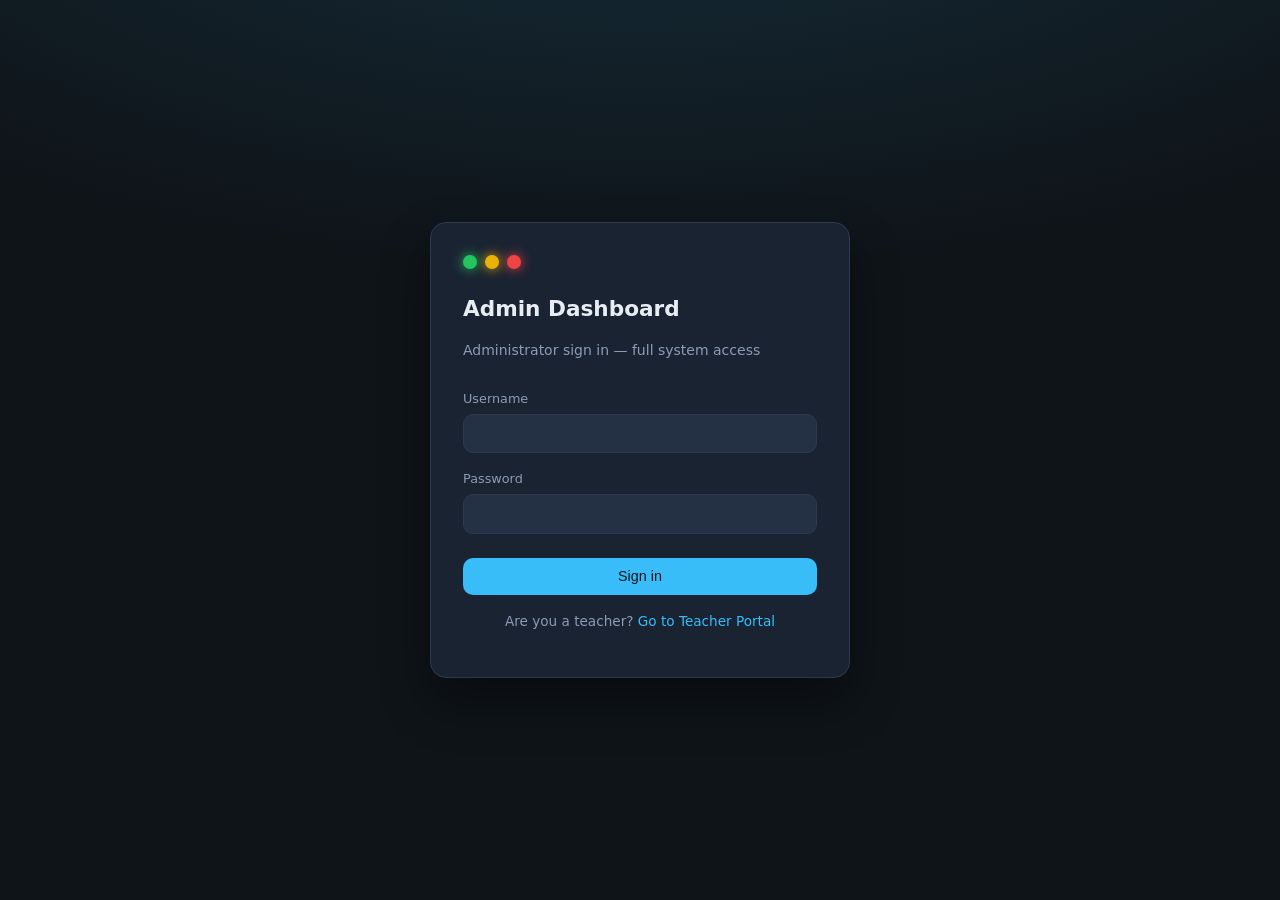
<file: capstoneweb-main/index.html>
<!DOCTYPE html>
<html lang="en">
<head>
  <meta charset="UTF-8" />
  <meta name="viewport" content="width=device-width, initial-scale=1.0, viewport-fit=cover" />
  <title>Login — Smart Classroom Noise Monitor</title>
  <link rel="stylesheet" href="css/main.css" />
</head>
<body>
  <div class="login-page">
    <div class="login-card">
      <div class="traffic-dots">
        <span class="g" title="Green"></span>
        <span class="y" title="Yellow"></span>
        <span class="r" title="Red"></span>
      </div>
      <h1>Admin Dashboard</h1>
      <p class="subtitle">Administrator sign in — full system access</p>
      <form id="login-form">
        <div class="form-group">
          <label for="username">Username</label>
          <input type="text" id="username" name="username" autocomplete="username" required />
        </div>
        <div class="form-group">
          <label for="password">Password</label>
          <input type="password" id="password" name="password" autocomplete="current-password" required />
        </div>
        <p class="error-msg" id="login-error">Invalid username or password.</p>
        <button type="submit" class="btn btn-primary">Sign in</button>
      </form>
      <p class="login-footer-link" style="margin-top:1rem">
        Are you a teacher? <a href="teacher-login.html">Go to Teacher Portal</a>
      </p>
    </div>
  </div>
  <script src="js/config.js"></script>
  <script src="js/auth.js"></script>
  <script>
    if (getSession()) window.location.href = "app.html";
    document.getElementById("login-form").addEventListener("submit", (e) => {
      e.preventDefault();
      const err = document.getElementById("login-error");
      const user = document.getElementById("username").value;
      const pass = document.getElementById("password").value;
      if (login(user, pass)) {
        window.location.href = "app.html";
      } else {
        err.classList.add("visible");
      }
    });
  </script>
</body>
</html>
</file>
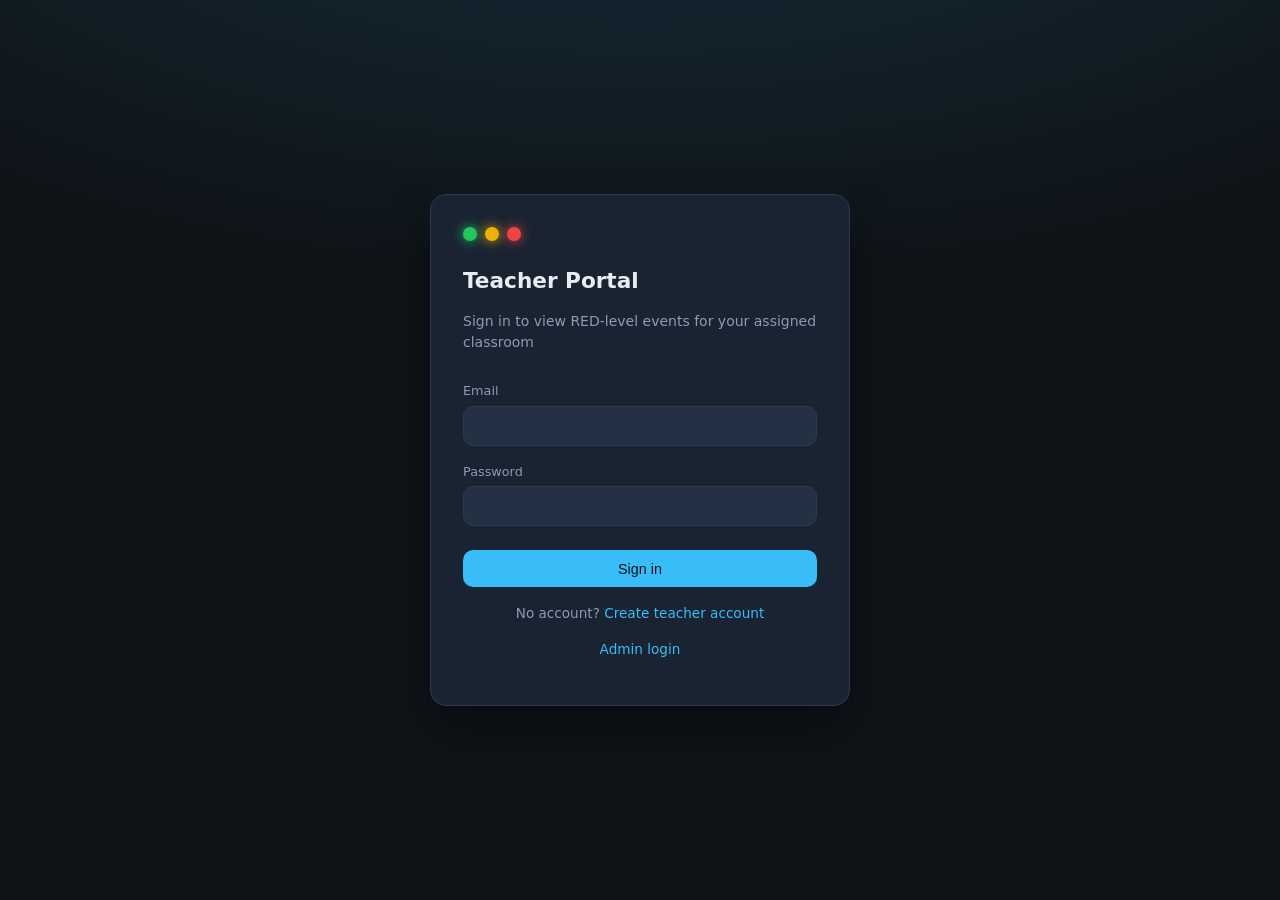
<file: capstoneweb-main/teacher-app.html>
<!DOCTYPE html>
<html lang="en">
<head>
  <meta charset="UTF-8" />
  <meta name="viewport" content="width=device-width, initial-scale=1.0, viewport-fit=cover" />
  <title>Teacher Portal — Smart Classroom Noise Monitor</title>
  <link rel="stylesheet" href="css/main.css" />
</head>
<body>
  <div class="sidebar-overlay" id="sidebar-overlay" aria-hidden="true"></div>
  <div class="app-shell">
    <aside class="sidebar sidebar-teacher" id="sidebar">
      <div class="sidebar-brand">
        <h2>Teacher Portal</h2>
        <p>Controlled classroom access</p>
      </div>
      <ul class="nav-links" id="nav-links">
        <li><a href="#dashboard" data-route="dashboard"><span>📊</span> <span>Overview</span></a></li>
        <li><a href="#events" data-route="events"><span>🔴</span> <span>RED Events</span></a></li>
        <li><a href="#schedule" data-route="schedule"><span>📅</span> <span>My Schedule</span></a></li>
        <li><a href="#audio" data-route="audio"><span>🔊</span> <span>Audio Clips</span></a></li>
        <li><a href="#policy" data-route="policy"><span>📜</span> <span>Access Policy</span></a></li>
      </ul>
      <div class="sidebar-footer">
        <div class="user-name" id="sidebar-user">—</div>
        <span class="role-badge teacher">teacher</span>
        <div class="detail" id="sidebar-rooms" style="margin-top:0.5rem"></div>
        <button type="button" class="btn btn-secondary btn-sm" style="margin-top:0.75rem;width:100%" id="btn-logout">Sign out</button>
      </div>
    </aside>
    <div class="main-content">
      <header class="topbar">
        <button type="button" class="menu-toggle" id="menu-toggle" aria-label="Open menu" aria-expanded="false" aria-controls="sidebar">
          <span class="menu-toggle-bar"></span>
          <span class="menu-toggle-bar"></span>
          <span class="menu-toggle-bar"></span>
        </button>
        <div class="topbar-titles">
          <h1 id="page-title">Overview</h1>
          <div class="keyword" id="page-keyword">Your assigned classroom</div>
        </div>
        <div class="session-timer" id="session-timer">Session: 30:00</div>
      </header>
      <main class="page-body" id="page-content"></main>
    </div>
  </div>
  <script src="js/config.js"></script>
  <script src="js/api.js"></script>
  <script src="js/data.js"></script>
  <script src="js/teacher-auth.js"></script>
  <script src="js/teacher-app.js"></script>
</body>
</html>
</file>
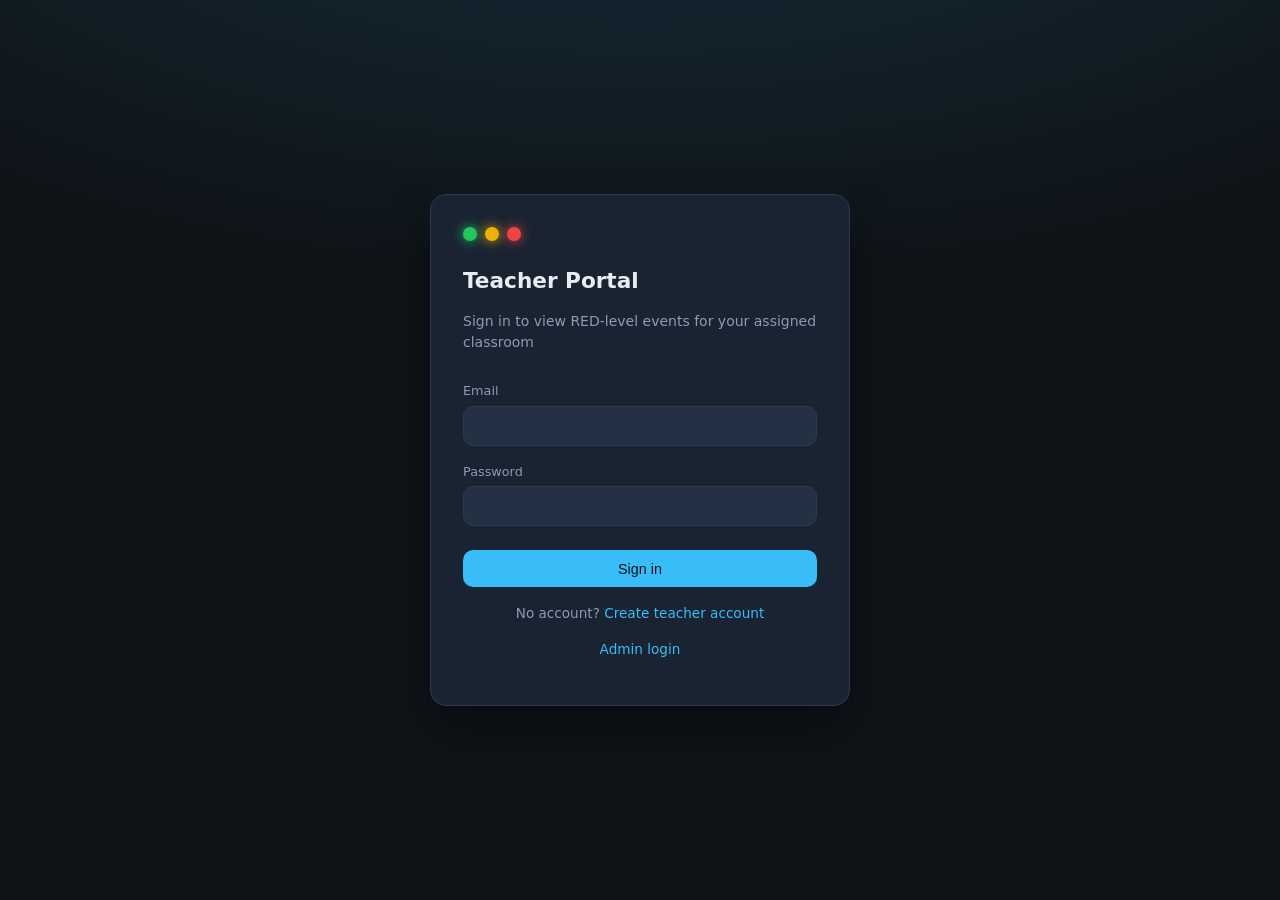
<file: capstoneweb-main/teacher-login.html>
<!DOCTYPE html>
<html lang="en">
<head>
  <meta charset="UTF-8" />
  <meta name="viewport" content="width=device-width, initial-scale=1.0, viewport-fit=cover" />
  <title>Teacher Login — Smart Classroom Noise Monitor</title>
  <link rel="stylesheet" href="css/main.css" />
</head>
<body>
  <div class="login-page">
    <div class="login-card">
      <div class="traffic-dots">
        <span class="g" title="Green"></span>
        <span class="y" title="Yellow"></span>
        <span class="r" title="Red"></span>
      </div>
      <h1>Teacher Portal</h1>
      <p class="subtitle">Sign in to view RED-level events for your assigned classroom</p>
      <form id="login-form">
        <div class="form-group">
          <label for="email">Email</label>
          <input type="email" id="email" name="email" autocomplete="username" required />
        </div>
        <div class="form-group">
          <label for="password">Password</label>
          <input type="password" id="password" name="password" autocomplete="current-password" required />
        </div>
        <p class="error-msg" id="login-error">Invalid email or password.</p>
        <button type="submit" class="btn btn-primary">Sign in</button>
      </form>
      <p class="login-footer-link">
        No account? <a href="teacher-signup.html">Create teacher account</a>
      </p>
      <p class="login-footer-link" style="margin-top:1rem">
        <a href="index.html">Admin login</a>
      </p>
    </div>
  </div>
  <script src="js/teacher-auth.js"></script>
  <script>
    if (getTeacherSession()) window.location.href = "teacher-app.html";
    document.getElementById("login-form").addEventListener("submit", (e) => {
      e.preventDefault();
      const err = document.getElementById("login-error");
      err.classList.remove("visible");
      const email = document.getElementById("email").value;
      const pass = document.getElementById("password").value;
      if (loginTeacher(email, pass)) {
        window.location.href = "teacher-app.html";
      } else {
        err.classList.add("visible");
      }
    });
  </script>
</body>
</html>
</file>
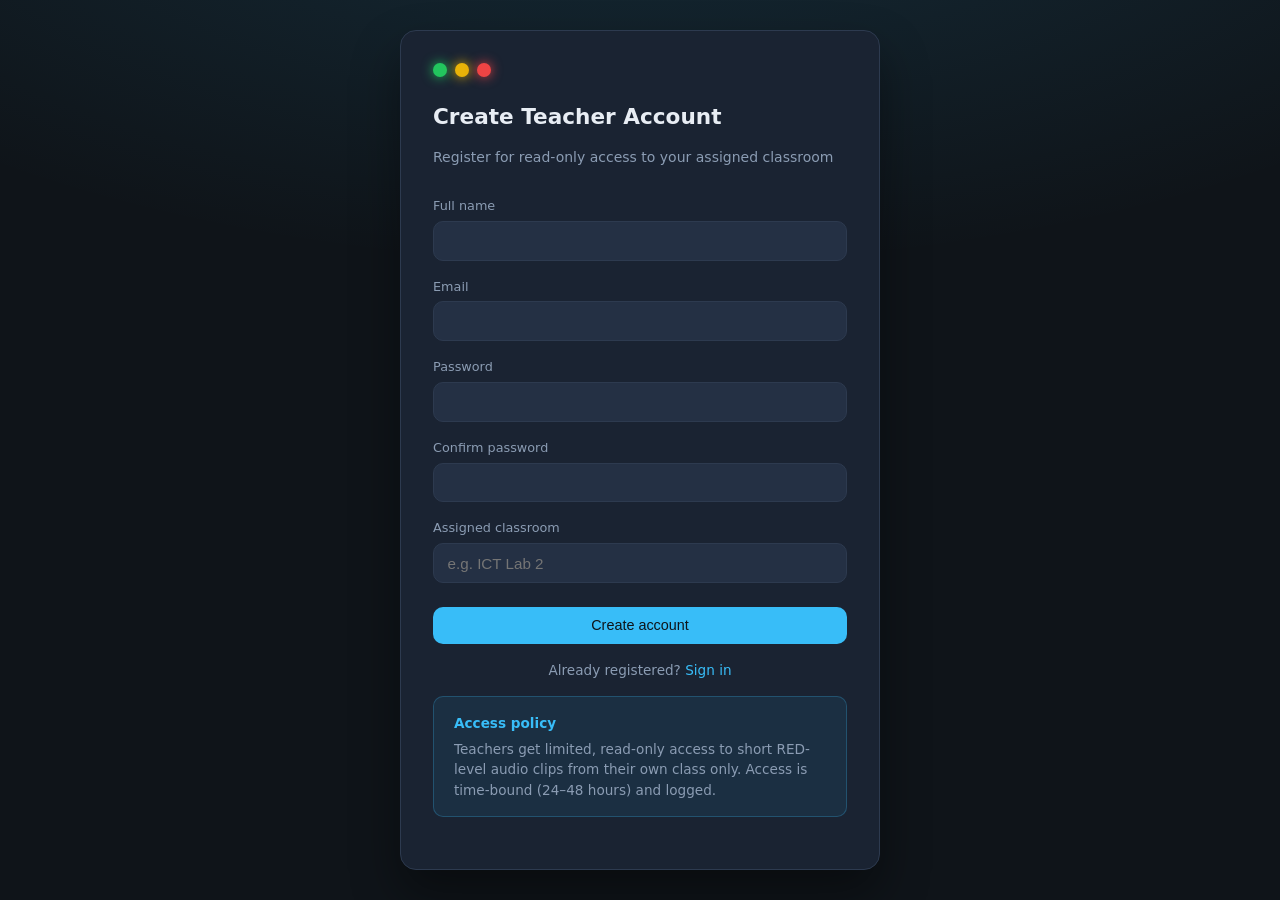
<file: capstoneweb-main/teacher-signup.html>
<!DOCTYPE html>
<html lang="en">
<head>
  <meta charset="UTF-8" />
  <meta name="viewport" content="width=device-width, initial-scale=1.0, viewport-fit=cover" />
  <title>Teacher Sign Up — Smart Classroom Noise Monitor</title>
  <link rel="stylesheet" href="css/main.css" />
</head>
<body>
  <div class="login-page">
    <div class="login-card login-card-wide">
      <div class="traffic-dots">
        <span class="g" title="Green"></span>
        <span class="y" title="Yellow"></span>
        <span class="r" title="Red"></span>
      </div>
      <h1>Create Teacher Account</h1>
      <p class="subtitle">Register for read-only access to your assigned classroom</p>
      <form id="signup-form">
        <div class="form-group">
          <label for="name">Full name</label>
          <input type="text" id="name" name="name" required />
        </div>
        <div class="form-group">
          <label for="email">Email</label>
          <input type="email" id="email" name="email" autocomplete="username" required />
        </div>
        <div class="form-group">
          <label for="password">Password</label>
          <input type="password" id="password" name="password" minlength="6" required />
        </div>
        <div class="form-group">
          <label for="confirm">Confirm password</label>
          <input type="password" id="confirm" name="confirm" minlength="6" required />
        </div>
        <div class="form-group">
          <label for="room">Assigned classroom</label>
          <input type="text" id="room" name="room" placeholder="e.g. ICT Lab 2" required />
        </div>
        <p class="error-msg" id="signup-error"></p>
        <p class="success-msg hidden" id="signup-success">Account created! Redirecting to login…</p>
        <button type="submit" class="btn btn-primary">Create account</button>
      </form>
      <p class="login-footer-link">
        Already registered? <a href="teacher-login.html">Sign in</a>
      </p>
      <div class="policy-banner compact-policy">
        <strong>Access policy</strong>
        Teachers get limited, read-only access to short RED-level audio clips from their own class only. Access is time-bound (24–48 hours) and logged.
      </div>
    </div>
  </div>
  <script src="js/teacher-auth.js"></script>
  <script>
    if (getTeacherSession()) window.location.href = "teacher-app.html";
    document.getElementById("signup-form").addEventListener("submit", (e) => {
      e.preventDefault();
      const err = document.getElementById("signup-error");
      const ok = document.getElementById("signup-success");
      err.classList.remove("visible");
      ok.classList.add("hidden");

      const password = document.getElementById("password").value;
      const confirm = document.getElementById("confirm").value;
      if (password !== confirm) {
        err.textContent = "Passwords do not match.";
        err.classList.add("visible");
        return;
      }

      const result = signupTeacher({
        name: document.getElementById("name").value,
        email: document.getElementById("email").value,
        password,
        room: document.getElementById("room").value,
      });

      if (!result.ok) {
        err.textContent = result.error;
        err.classList.add("visible");
        return;
      }

      ok.classList.remove("hidden");
      setTimeout(() => {
        window.location.href = "teacher-login.html";
      }, 1500);
    });
  </script>
</body>
</html>
</file>
<file: capstoneweb-main/css/main.css>
:root {
  --bg: #0f1419;
  --surface: #1a2332;
  --surface-2: #243044;
  --border: #2d3a4f;
  --text: #e8edf4;
  --muted: #8b9cb3;
  --green: #22c55e;
  --yellow: #eab308;
  --red: #ef4444;
  --blue: #3b82f6;
  --accent: #38bdf8;
  --radius: 10px;
  --font: "Segoe UI", system-ui, -apple-system, sans-serif;
}

*,
*::before,
*::after {
  box-sizing: border-box;
}

html {
  width: 100%;
  overflow-x: hidden;
}

body {
  margin: 0;
  font-family: var(--font);
  background: var(--bg);
  color: var(--text);
  line-height: 1.5;
  min-height: 100vh;
  width: 100%;
  overflow-x: hidden;
}

a {
  color: var(--accent);
  text-decoration: none;
}

/* Login */
.login-page {
  min-height: 100vh;
  display: flex;
  align-items: center;
  justify-content: center;
  padding: 1.5rem;
  background:
    radial-gradient(ellipse 80% 50% at 50% -20%, rgba(56, 189, 248, 0.15), transparent),
    var(--bg);
}

.login-card {
  width: 100%;
  max-width: 420px;
  background: var(--surface);
  border: 1px solid var(--border);
  border-radius: 16px;
  padding: 2rem;
  box-shadow: 0 24px 48px rgba(0, 0, 0, 0.4);
}

.login-card h1 {
  margin: 0 0 0.25rem;
  font-size: 1.35rem;
  font-weight: 600;
}

.login-card .subtitle {
  color: var(--muted);
  font-size: 0.875rem;
  margin-bottom: 1.75rem;
}

.traffic-dots {
  display: flex;
  gap: 8px;
  margin-bottom: 1.5rem;
}

.traffic-dots span {
  width: 14px;
  height: 14px;
  border-radius: 50%;
}

.traffic-dots .g { background: var(--green); box-shadow: 0 0 12px var(--green); }
.traffic-dots .y { background: var(--yellow); box-shadow: 0 0 12px var(--yellow); }
.traffic-dots .r { background: var(--red); box-shadow: 0 0 12px var(--red); }

.form-group {
  margin-bottom: 1rem;
}

.form-group label {
  display: block;
  font-size: 0.8rem;
  color: var(--muted);
  margin-bottom: 0.35rem;
}

.form-group input,
.form-group select {
  width: 100%;
  padding: 0.65rem 0.85rem;
  border: 1px solid var(--border);
  border-radius: var(--radius);
  background: var(--surface-2);
  color: var(--text);
  font-size: 0.95rem;
}

.form-group input:focus,
.form-group select:focus {
  outline: none;
  border-color: var(--accent);
}

.btn {
  display: inline-flex;
  align-items: center;
  justify-content: center;
  gap: 0.5rem;
  padding: 0.65rem 1.25rem;
  border: none;
  border-radius: var(--radius);
  font-size: 0.9rem;
  font-weight: 500;
  cursor: pointer;
  transition: background 0.15s, transform 0.1s;
}

.btn:active { transform: scale(0.98); }

.btn-primary {
  width: 100%;
  background: var(--accent);
  color: #0f1419;
  margin-top: 0.5rem;
}

.btn-primary:hover { background: #7dd3fc; }

.btn-secondary {
  background: var(--surface-2);
  color: var(--text);
  border: 1px solid var(--border);
}

.btn-secondary:hover { background: var(--border); }

.btn-sm { padding: 0.4rem 0.75rem; font-size: 0.8rem; }

.login-hint {
  margin-top: 1.25rem;
  padding: 0.75rem;
  background: var(--surface-2);
  border-radius: var(--radius);
  font-size: 0.75rem;
  color: var(--muted);
}

.login-hint code {
  color: var(--accent);
  font-size: 0.7rem;
}

.error-msg {
  color: var(--red);
  font-size: 0.8rem;
  margin-top: 0.5rem;
  display: none;
}

.error-msg.visible { display: block; }

.success-msg {
  color: var(--green);
  font-size: 0.8rem;
  margin-top: 0.5rem;
  display: none;
}

.success-msg:not(.hidden) { display: block; }

.login-footer-link {
  margin-top: 1rem;
  text-align: center;
  font-size: 0.85rem;
  color: var(--muted);
}

.login-card-wide {
  max-width: 480px;
}

.field-hint {
  display: block;
  margin-top: 0.35rem;
  font-size: 0.7rem;
  color: var(--muted);
}

.compact-policy {
  margin-top: 1rem;
  margin-bottom: 0;
  font-size: 0.75rem;
}

.sidebar-teacher {
  border-right-color: rgba(34, 197, 94, 0.25);
}

.teacher-access-banner {
  border-color: rgba(234, 179, 8, 0.35);
  background: rgba(234, 179, 8, 0.06);
}

.teacher-access-banner strong {
  color: var(--yellow);
}

.access-grid {
  display: grid;
  grid-template-columns: 1fr 1fr;
  gap: 1rem;
  margin-bottom: 1rem;
}

.access-panel h3 {
  margin: 0 0 0.75rem;
  font-size: 0.95rem;
}

.access-panel.access-can h3 { color: var(--green); }
.access-panel.access-cannot h3 { color: var(--red); }

.access-list {
  margin: 0;
  padding-left: 1.1rem;
  font-size: 0.875rem;
  color: var(--muted);
}

.access-list li {
  margin-bottom: 0.5rem;
}

.access-list li strong {
  color: var(--text);
}

.teacher-audio-player {
  pointer-events: auto;
}

@media (max-width: 768px) {
  .access-grid {
    grid-template-columns: 1fr;
  }
}

/* App layout */
.app-shell {
  display: flex;
  min-height: 100vh;
  width: 100%;
  max-width: 100vw;
  overflow-x: hidden;
}

.sidebar {
  position: fixed;
  top: 0;
  left: 0;
  bottom: 0;
  width: 260px;
  height: 100vh;
  background: var(--surface);
  border-right: 1px solid var(--border);
  display: flex;
  flex-direction: column;
  flex-shrink: 0;
  z-index: 50;
  overflow-y: auto;
  overflow-x: hidden;
}

.sidebar-brand {
  padding: 1.25rem 1.25rem 1rem;
  border-bottom: 1px solid var(--border);
}

.sidebar-brand h2 {
  margin: 0;
  font-size: 0.95rem;
  font-weight: 600;
}

.sidebar-brand p {
  margin: 0.25rem 0 0;
  font-size: 0.7rem;
  color: var(--muted);
}

.nav-links {
  flex: 1;
  padding: 0.75rem 0.5rem;
  list-style: none;
  margin: 0;
}

.nav-links li a {
  display: flex;
  align-items: center;
  gap: 0.6rem;
  padding: 0.6rem 0.85rem;
  border-radius: var(--radius);
  color: var(--muted);
  font-size: 0.875rem;
  transition: background 0.15s, color 0.15s;
}

.nav-links li a:hover {
  background: var(--surface-2);
  color: var(--text);
}

.nav-links li a.active {
  background: rgba(56, 189, 248, 0.12);
  color: var(--accent);
}

.nav-links li a.admin-only.hidden,
.nav-links li.hidden { display: none; }

.sidebar-footer {
  padding: 1rem 1.25rem;
  border-top: 1px solid var(--border);
  font-size: 0.75rem;
  color: var(--muted);
}

.sidebar-footer .user-name {
  color: var(--text);
  font-weight: 500;
}

.role-badge {
  display: inline-block;
  margin-top: 0.35rem;
  padding: 0.15rem 0.5rem;
  border-radius: 4px;
  font-size: 0.65rem;
  text-transform: uppercase;
  letter-spacing: 0.04em;
}

.role-badge.admin { background: rgba(239, 68, 68, 0.2); color: #fca5a5; }
.role-badge.teacher { background: rgba(34, 197, 94, 0.2); color: #86efac; }

.main-content {
  flex: 1;
  display: flex;
  flex-direction: column;
  min-width: 0;
  margin-left: 260px;
  width: calc(100% - 260px);
}

.topbar {
  display: flex;
  align-items: center;
  justify-content: space-between;
  padding: 1rem 1.5rem;
  border-bottom: 1px solid var(--border);
  background: var(--surface);
}

.topbar h1 {
  margin: 0;
  font-size: 1.15rem;
  font-weight: 600;
}

.topbar .keyword {
  font-size: 0.75rem;
  color: var(--muted);
  margin-top: 0.15rem;
}

.session-timer {
  font-size: 0.75rem;
  color: var(--muted);
}

.page-body {
  flex: 1;
  padding: 1.5rem;
  overflow-y: auto;
  overflow-x: hidden;
  width: 100%;
  max-width: 100%;
}

#page-content {
  width: 100%;
  max-width: 960px;
  margin-left: auto;
  margin-right: auto;
}

.refreshing {
  transition: opacity 0.2s ease-in-out, transform 0.2s ease-in-out;
  opacity: 0.6;
  transform: translateY(-6px);
}

/* Stats grid */
.stats-grid {
  display: grid;
  grid-template-columns: repeat(auto-fit, minmax(200px, 1fr));
  gap: 1rem;
  margin-bottom: 1.5rem;
}

.stat-card {
  background: var(--surface);
  border: 1px solid var(--border);
  border-radius: var(--radius);
  padding: 1.25rem;
}

.stat-card .label {
  font-size: 0.75rem;
  color: var(--muted);
  text-transform: uppercase;
  letter-spacing: 0.03em;
}

.stat-card .value {
  font-size: 1.75rem;
  font-weight: 700;
  margin-top: 0.35rem;
}

.stat-card .value.red { color: var(--red); }
.stat-card .value.green { color: var(--green); }

.charts-row {
  display: grid;
  grid-template-columns: 1fr 1fr;
  gap: 1rem;
  width: 100%;
}

.stats-grid,
.panel,
.policy-banner,
.export-bar,
.filters-bar {
  width: 100%;
  max-width: 100%;
}

/* Mobile nav */
.sidebar-overlay {
  display: none;
  position: fixed;
  inset: 0;
  background: rgba(0, 0, 0, 0.55);
  z-index: 90;
  opacity: 0;
  transition: opacity 0.2s;
  pointer-events: none;
}

.menu-toggle {
  display: none;
  flex-direction: column;
  justify-content: center;
  gap: 5px;
  width: 44px;
  height: 44px;
  padding: 10px;
  margin: -6px 0.5rem 0 0;
  border: 1px solid var(--border);
  border-radius: var(--radius);
  background: var(--surface-2);
  cursor: pointer;
  flex-shrink: 0;
}

.menu-toggle-bar {
  display: block;
  width: 100%;
  height: 2px;
  background: var(--text);
  border-radius: 1px;
  transition: transform 0.2s, opacity 0.2s;
}

.topbar-titles {
  flex: 1;
  min-width: 0;
}

.table-scroll {
  overflow-x: auto;
  -webkit-overflow-scrolling: touch;
  margin: 0 -0.25rem;
  padding: 0 0.25rem;
}

.table-scroll .data-table {
  min-width: 640px;
}

.audio-modal-backdrop {
  position: fixed;
  inset: 0;
  background: rgba(0, 0, 0, 0.7);
  display: flex;
  align-items: center;
  justify-content: center;
  z-index: 9999;
  padding: 1rem;
  padding: max(1rem, env(safe-area-inset-top)) max(1rem, env(safe-area-inset-right))
    max(1rem, env(safe-area-inset-bottom)) max(1rem, env(safe-area-inset-left));
}

.audio-modal-panel {
  max-width: 400px;
  width: 100%;
}

/* Tablet */
@media (max-width: 900px) {
  .charts-row {
    grid-template-columns: 1fr;
  }

  .stats-grid {
    grid-template-columns: repeat(2, 1fr);
  }

  .settings-grid {
    grid-template-columns: 1fr;
  }
}

/* Mobile */
@media (max-width: 768px) {
  .menu-toggle {
    display: flex;
  }

  .sidebar {
    position: fixed;
    top: 0;
    left: 0;
    bottom: 0;
    width: min(280px, 88vw);
    z-index: 100;
    transform: translateX(-100%);
    transition: transform 0.25s ease;
    box-shadow: none;
  }

  body.sidebar-open .sidebar {
    transform: translateX(0);
    box-shadow: 8px 0 32px rgba(0, 0, 0, 0.45);
  }

  body.sidebar-open .sidebar-overlay {
    display: block;
    opacity: 1;
    pointer-events: auto;
  }

  body.sidebar-open .menu-toggle-bar:nth-child(1) {
    transform: translateY(7px) rotate(45deg);
  }

  body.sidebar-open .menu-toggle-bar:nth-child(2) {
    opacity: 0;
  }

  body.sidebar-open .menu-toggle-bar:nth-child(3) {
    transform: translateY(-7px) rotate(-45deg);
  }

  .app-shell {
    flex-direction: column;
  }

  .main-content {
    width: 100%;
    max-width: 100vw;
    margin: 0 auto;
    margin-left: 0;
  }

  .topbar {
    flex-wrap: wrap;
    align-items: center;
    gap: 0.5rem;
    padding: 0.75rem 1rem;
    padding-top: max(0.75rem, env(safe-area-inset-top));
    width: 100%;
    max-width: 100vw;
    box-sizing: border-box;
  }

  .topbar-titles {
    text-align: left;
  }

  .topbar h1 {
    font-size: 1rem;
  }

  .topbar .keyword {
    font-size: 0.7rem;
    word-break: break-word;
  }

  .session-timer {
    width: 100%;
    text-align: right;
    font-size: 0.7rem;
    order: 3;
  }

  .page-body {
    padding: 1rem;
    padding-bottom: max(1rem, env(safe-area-inset-bottom));
    width: 100%;
    box-sizing: border-box;
  }

  #page-content {
    max-width: 100%;
    margin-left: auto;
    margin-right: auto;
  }

  .charts-row,
  .stats-grid {
    justify-items: stretch;
  }

  .stats-grid {
    grid-template-columns: 1fr 1fr;
    gap: 0.75rem;
  }

  .panel {
    text-align: left;
  }

  .panel h3 {
    text-align: center;
  }

  .stat-card {
    padding: 1rem;
  }

  .stat-card .value {
    font-size: 1.4rem;
  }

  .chart-wrap {
    height: 240px;
    width: 100%;
    min-width: 0;
  }

  .panel {
    padding: 1rem;
  }

  .panel h3 {
    font-size: 0.875rem;
  }

  .filters-bar {
    flex-direction: column;
    align-items: stretch;
  }

  .filters-bar .form-group {
    min-width: 0;
    width: 100%;
  }

  .filters-bar .btn {
    width: 100%;
  }

  .export-bar {
    flex-wrap: wrap;
  }

  .export-bar .btn,
  .export-bar select {
    flex: 1 1 auto;
    min-width: calc(50% - 0.375rem);
  }

  .audio-grid {
    grid-template-columns: 1fr;
  }

  .setting-row {
    flex-direction: column;
    align-items: flex-start;
    gap: 0.5rem;
  }

  .setting-row input[type="number"] {
    width: 100%;
    max-width: 120px;
  }

  .policy-banner {
    padding: 0.85rem 1rem;
    font-size: 0.8rem;
  }

  .policy-banner code {
    word-break: break-all;
  }

  .login-card {
    padding: 1.5rem;
  }

  .login-card h1 {
    font-size: 1.15rem;
  }

  .nav-links li a {
    padding: 0.75rem 0.85rem;
    min-height: 44px;
  }
}

@media (max-width: 480px) {
  .stats-grid {
    grid-template-columns: 1fr;
  }

  .stat-card {
    text-align: center;
  }

  .chart-wrap {
    height: 220px;
  }

  .stat-card .value {
    font-size: 1.5rem;
  }

  .data-table {
    font-size: 0.8rem;
  }

  .data-table th,
  .data-table td {
    padding: 0.5rem 0.6rem;
  }

  .btn-sm {
    padding: 0.5rem 0.65rem;
    font-size: 0.75rem;
  }

  .heatmap-wrap {
    max-width: 100%;
    overflow-x: auto;
  }

  .heatmap-layout {
    flex-wrap: wrap;
  }

  .export-bar .btn,
  .export-bar select {
    min-width: 100%;
  }
}

.panel {
  background: var(--surface);
  border: 1px solid var(--border);
  border-radius: var(--radius);
  padding: 1.25rem;
  margin-bottom: 1rem;
}

.panel h3 {
  margin: 0 0 1rem;
  font-size: 0.95rem;
  font-weight: 600;
}

.chart-wrap {
  position: relative;
  height: 260px;
  width: 100%;
  max-width: 100%;
  margin: 0 auto;
  overflow: hidden;
}

.chart-wrap canvas {
  display: block;
  max-width: 100% !important;
}

/* Tables */
.filters-bar {
  display: flex;
  flex-wrap: wrap;
  gap: 0.75rem;
  margin-bottom: 1rem;
  align-items: flex-end;
}

.filters-bar .form-group {
  margin: 0;
  min-width: 140px;
}

.filters-bar .form-group label { margin-bottom: 0.25rem; }

.filters-bar input,
.filters-bar select {
  padding: 0.5rem 0.65rem;
  font-size: 0.85rem;
}

.data-table {
  width: 100%;
  border-collapse: collapse;
  font-size: 0.85rem;
}

.data-table th,
.data-table td {
  padding: 0.65rem 0.85rem;
  text-align: left;
  border-bottom: 1px solid var(--border);
}

.data-table th {
  color: var(--muted);
  font-weight: 500;
  font-size: 0.75rem;
  text-transform: uppercase;
  letter-spacing: 0.03em;
}

.data-table tbody tr:hover {
  background: var(--surface-2);
}

.status-pill {
  display: inline-block;
  padding: 0.2rem 0.55rem;
  border-radius: 999px;
  font-size: 0.7rem;
  font-weight: 600;
  text-transform: uppercase;
}

.status-pill.green { background: rgba(34, 197, 94, 0.2); color: var(--green); }
.status-pill.yellow { background: rgba(234, 179, 8, 0.2); color: var(--yellow); }
.status-pill.red { background: rgba(239, 68, 68, 0.2); color: var(--red); }

.yes-no.yes { color: var(--green); }
.yes-no.no { color: var(--muted); }

/* Policy banner */
.policy-banner {
  background: rgba(56, 189, 248, 0.08);
  border: 1px solid rgba(56, 189, 248, 0.25);
  border-radius: var(--radius);
  padding: 1rem 1.25rem;
  margin-bottom: 1.25rem;
  font-size: 0.85rem;
  color: var(--muted);
}

.policy-banner strong { color: var(--accent); display: block; margin-bottom: 0.35rem; }

/* Audio cards */
.audio-grid {
  display: grid;
  grid-template-columns: repeat(auto-fill, minmax(300px, 1fr));
  gap: 1rem;
}

.audio-card {
  background: var(--surface);
  border: 1px solid var(--border);
  border-radius: var(--radius);
  padding: 1.25rem;
}

.audio-card .room {
  font-weight: 600;
  margin-bottom: 0.25rem;
}

.audio-card .meta {
  font-size: 0.8rem;
  color: var(--muted);
  margin-bottom: 0.75rem;
}

.audio-card .db {
  font-size: 1.25rem;
  color: var(--red);
  font-weight: 700;
}

.audio-player-mock {
  display: flex;
  align-items: center;
  gap: 0.75rem;
  margin-top: 1rem;
  padding: 0.75rem;
  background: var(--surface-2);
  border-radius: var(--radius);
}

.play-btn {
  width: 40px;
  height: 40px;
  border-radius: 50%;
  background: var(--accent);
  border: none;
  color: #0f1419;
  cursor: pointer;
  font-size: 1rem;
}

.play-btn:disabled {
  opacity: 0.5;
  cursor: not-allowed;
}

.waveform {
  flex: 1;
  height: 32px;
  background: repeating-linear-gradient(
    90deg,
    var(--border) 0,
    var(--border) 2px,
    transparent 2px,
    transparent 6px
  );
  border-radius: 4px;
  opacity: 0.6;
}

.retention-tag {
  font-size: 0.7rem;
  color: var(--yellow);
  margin-top: 0.5rem;
}

/* Settings */
.settings-grid {
  display: grid;
  grid-template-columns: repeat(auto-fit, minmax(320px, 1fr));
  gap: 1.25rem;
}

.setting-group h4 {
  margin: 0 0 0.75rem;
  font-size: 0.85rem;
  color: var(--accent);
}

.setting-row {
  display: flex;
  align-items: center;
  justify-content: space-between;
  padding: 0.6rem 0;
  border-bottom: 1px solid var(--border);
  font-size: 0.875rem;
}

.setting-row:last-child { border-bottom: none; }

.setting-row input[type="number"],
.setting-row input[type="range"] {
  width: 100px;
  background: var(--surface-2);
  border: 1px solid var(--border);
  color: var(--text);
  padding: 0.35rem;
  border-radius: 6px;
}

.toggle {
  position: relative;
  width: 44px;
  height: 24px;
}

.toggle input { opacity: 0; width: 0; height: 0; }

.toggle-slider {
  position: absolute;
  inset: 0;
  background: var(--border);
  border-radius: 24px;
  cursor: pointer;
  transition: 0.2s;
}

.toggle-slider::before {
  content: "";
  position: absolute;
  height: 18px;
  width: 18px;
  left: 3px;
  bottom: 3px;
  background: white;
  border-radius: 50%;
  transition: 0.2s;
}

.toggle input:checked + .toggle-slider {
  background: var(--green);
}

.toggle input:checked + .toggle-slider::before {
  transform: translateX(20px);
}

/* Reports */
.export-bar {
  display: flex;
  gap: 0.75rem;
  margin-bottom: 1.25rem;
}

.heatmap-wrap {
  max-width: 280px;
  margin-top: 0.5rem;
}

.heatmap {
  display: grid;
  grid-template-columns: repeat(8, 22px);
  gap: 3px;
  width: max-content;
}

.heatmap-cell {
  width: 22px;
  height: 22px;
  border-radius: 3px;
  font-size: 0.5rem;
  display: flex;
  align-items: center;
  justify-content: center;
  color: rgba(0, 0, 0, 0.75);
  font-weight: 600;
}

.heatmap-row-labels {
  display: grid;
  grid-template-rows: repeat(5, 22px);
  gap: 3px;
  margin-right: 6px;
  font-size: 0.65rem;
  color: var(--muted);
  line-height: 22px;
}

.heatmap-layout {
  display: flex;
  align-items: flex-start;
  gap: 0.25rem;
}

.heatmap-labels {
  display: flex;
  justify-content: space-between;
  font-size: 0.7rem;
  color: var(--muted);
  margin-top: 0.5rem;
}

/* Audit log */
.audit-list {
  list-style: none;
  margin: 0;
  padding: 0;
}

.audit-list li {
  padding: 0.6rem 0;
  border-bottom: 1px solid var(--border);
  font-size: 0.8rem;
  color: var(--muted);
}

.audit-list li span { color: var(--text); }

.empty-state {
  text-align: center;
  padding: 3rem;
  color: var(--muted);
}

.hidden { display: none !important; }

/* Pagination */
.pagination-bar {
  display: flex;
  align-items: center;
  justify-content: space-between;
  flex-wrap: wrap;
  gap: 0.75rem;
  margin-top: 1rem;
  padding-top: 1rem;
  border-top: 1px solid var(--border);
}

.pagination-info {
  font-size: 0.8rem;
  color: var(--muted);
}

.pagination-controls {
  display: flex;
  align-items: center;
  gap: 0.5rem;
}

.pagination-controls .page-num {
  font-size: 0.85rem;
  color: var(--text);
  min-width: 4rem;
  text-align: center;
}

.pagination-controls .btn:disabled {
  opacity: 0.4;
  cursor: not-allowed;
}

/* Responsive event list (no horizontal scroll) */
.event-list {
  display: flex;
  flex-direction: column;
  gap: 0.75rem;
  width: 100%;
  max-width: 100%;
  overflow-x: hidden;
}

.event-card {
  background: var(--surface-2);
  border: 1px solid var(--border);
  border-radius: var(--radius);
  padding: 0.85rem 1rem;
  width: 100%;
  max-width: 100%;
  overflow: hidden;
}

.event-card:hover {
  border-color: rgba(239, 68, 68, 0.35);
}

.event-card-main {
  display: grid;
  grid-template-columns: repeat(auto-fit, minmax(120px, 1fr));
  gap: 0.5rem 1rem;
  align-items: start;
}

.event-card-field {
  min-width: 0;
}

.event-card-field .field-label {
  display: block;
  font-size: 0.65rem;
  color: var(--muted);
  text-transform: uppercase;
  letter-spacing: 0.03em;
  margin-bottom: 0.15rem;
}

.event-card-field .field-value {
  font-size: 0.875rem;
  word-break: break-word;
}

.event-card-details {
  display: grid;
  grid-template-columns: repeat(auto-fit, minmax(100px, 1fr));
  gap: 0.5rem 1rem;
  margin-top: 0.75rem;
  padding-top: 0.75rem;
  border-top: 1px dashed var(--border);
}

.event-card-details .event-card-field .field-label {
  font-size: 0.6rem;
}

/* Schedule editor */
.schedule-form-grid {
  display: grid;
  grid-template-columns: repeat(auto-fit, minmax(140px, 1fr));
  gap: 0.75rem;
  margin-bottom: 1rem;
  align-items: end;
}

.schedule-list {
  list-style: none;
  margin: 0;
  padding: 0;
}

.schedule-list li {
  display: flex;
  flex-wrap: wrap;
  align-items: center;
  justify-content: space-between;
  gap: 0.5rem;
  padding: 0.75rem 0;
  border-bottom: 1px solid var(--border);
  font-size: 0.875rem;
}

.schedule-list li:last-child {
  border-bottom: none;
}

.schedule-slot-info {
  flex: 1;
  min-width: 0;
}

.schedule-slot-info strong {
  color: var(--text);
}

.schedule-slot-meta {
  font-size: 0.75rem;
  color: var(--muted);
  margin-top: 0.15rem;
}
</file>
